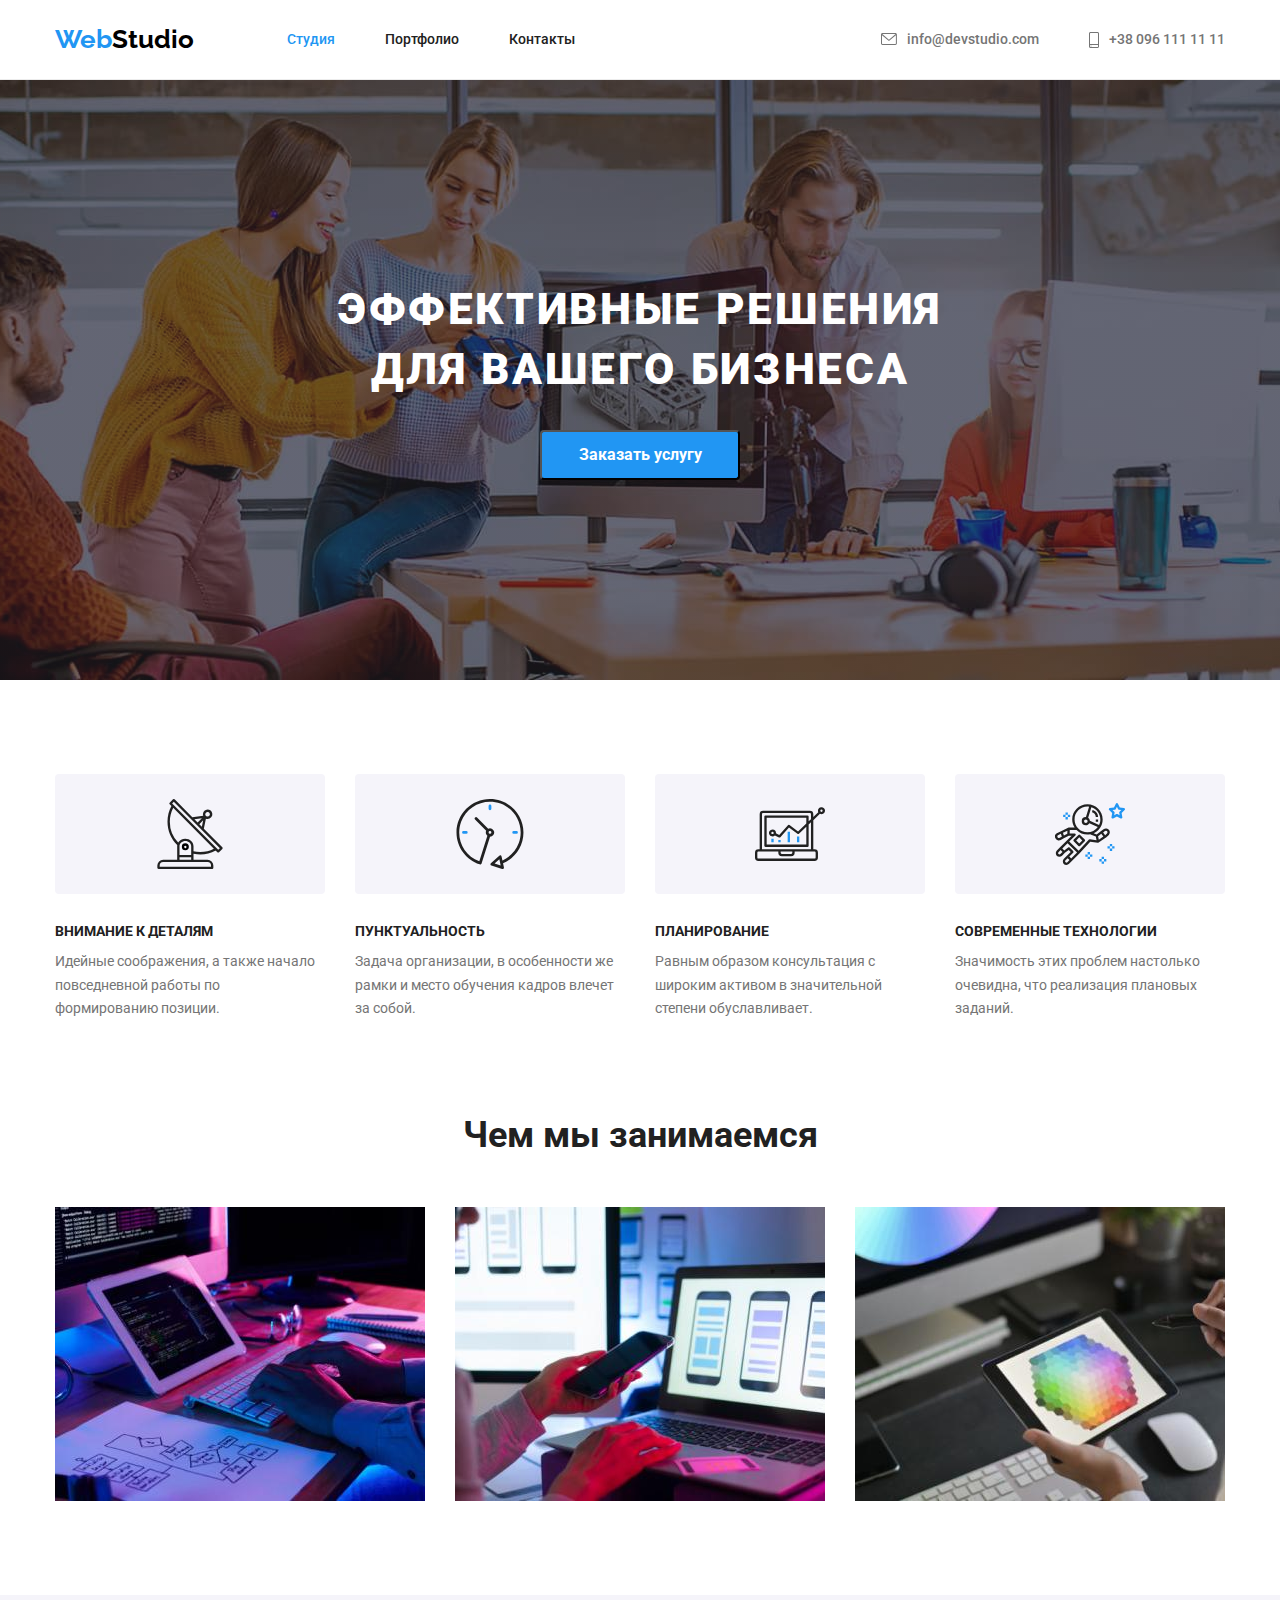
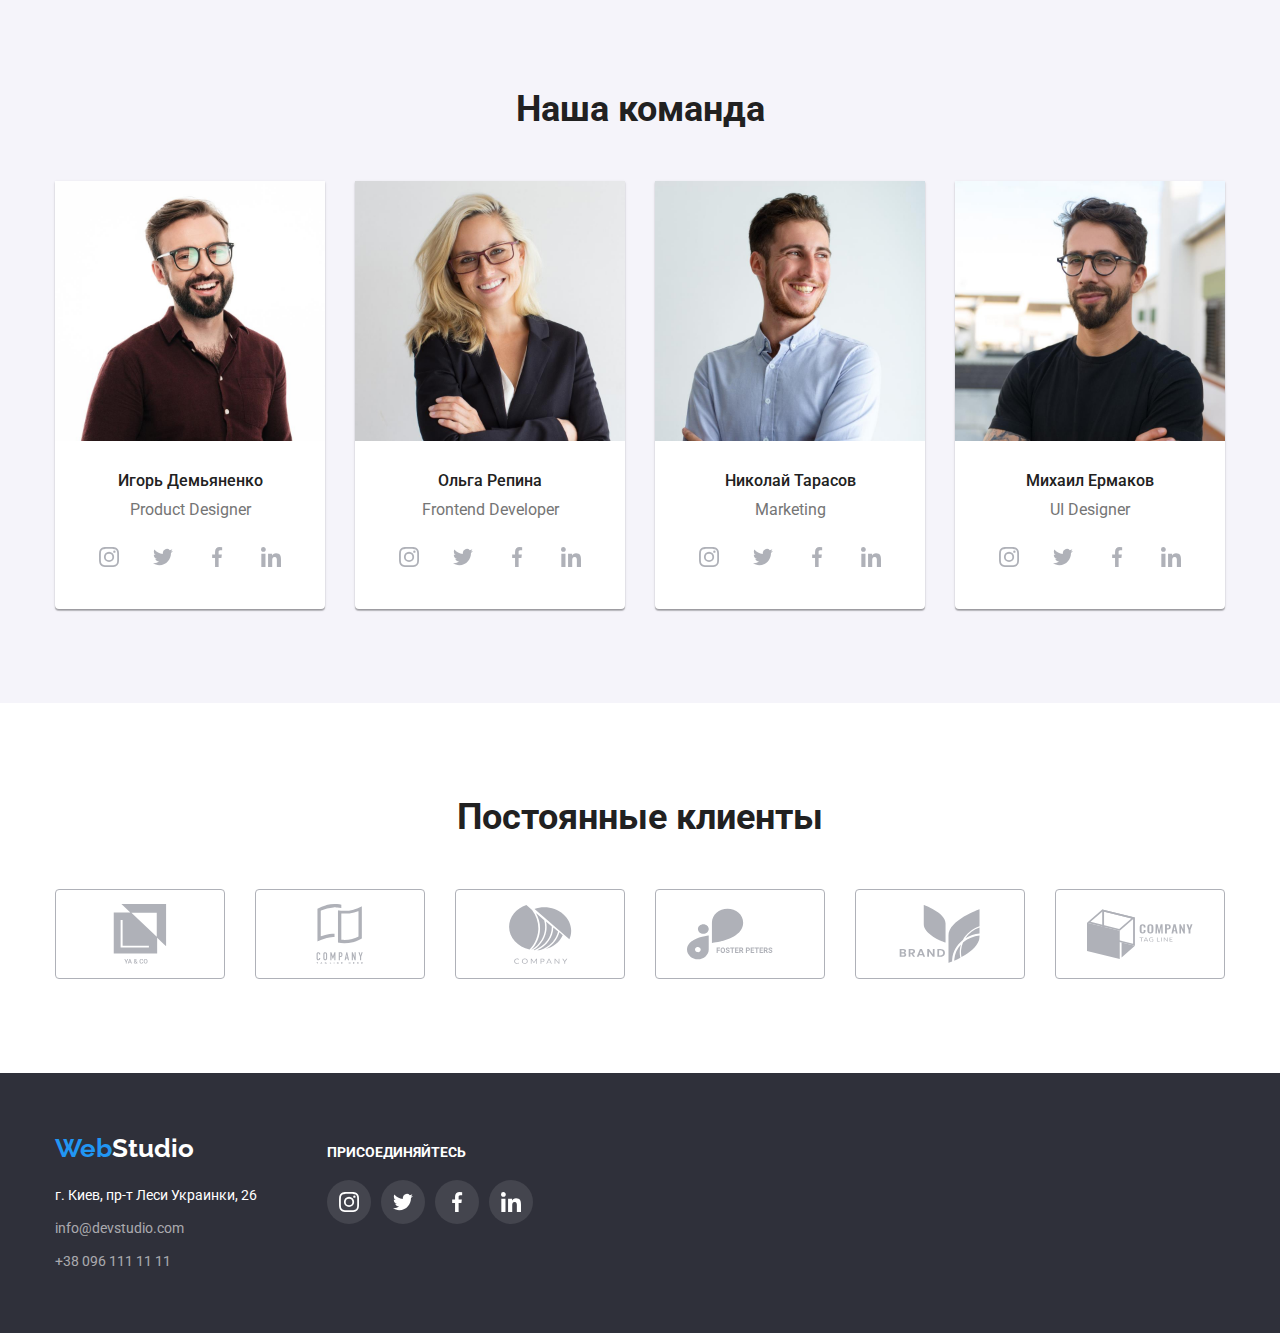
<file: index.html>
<!DOCTYPE html>
<html lang="ru">
     <head>
         <meta charset="UTF-8">
         <meta http-equiv="X-UA-Compatible" content="IE=edge">
         <meta name="viewport" content="width=device-width, initial-scale=1.0">
           <title>Студия</title>
    
         <link rel="preconnect" href="https://fonts.googleapis.com">
         <link rel="preconnect" href="https://fonts.gstatic.com" crossorigin>
         <link href="https://fonts.googleapis.com/css2?family=Raleway:wght@700&family=Roboto:wght@400;500;700;900&display=swap"
         rel="stylesheet">
    
         <link rel="stylesheet" href="https://cdnjs.cloudflare.com/ajax/libs/modern-normalize/1.1.0/modern-normalize.min.css"> 

         <link rel="stylesheet" href="./css/style.css">
     </head>       
  <body>
        <header class="page-header">
            <div class="container main-nav">
                <nav class="main-nav">
                     <a href="./index.html" class="logo link" > <span class="logo-part">Web</span>Studio</a>
                     <ul class="site-nav">
                         <li class="item"><a href="" class="link current">Студия</a></li>
                         <li class="item"><a class="link" href="./portfolio.html">Портфолио</a></li>
                         <li class="item"><a class="link" href="">Контакты</a></li>     
                     </ul>
                </nav>
                <ul class="contacts-nav">
                     <li class="item">
                        <a class="link" href="mailto:info@devstudio.com">
                           <svg class="envelope-icon" width="16" height="12">
                             <use href="./images/icons.svg#icon-envelope-hover"></use>
                           </svg>
                               info@devstudio.com</a>
                     </li>
                     <li class="item">
                         <a class="link" href="tel:+380961111111">
                            <svg class="smartphone-icon" width="10" height="16">
                                <use href="./images/icons.svg#icon-smartphone"></use>
                            </svg>                             
                              +38 096 111 11 11 </a>
                     </li>
                </ul>
            </div>
        </header>
        <main>
             <!--hero-->
             <section class="hero">
                <div class="container">
                     <h1 class="hero-title">Эффективные решения <br>
                        для вашего бизнеса</h1>
                     <button type="button" class="hero-button">Заказать услугу</button>    
                </div>
                 </section>
              <!--description of company-->
              <section class="section">
                 <div class="container">
                      <h2 class="visually-hidden">Наши преимущества</h2>
                      <ul class="description">
                            <li class="item">
                                <div class="description-icon">
                                  <svg class="antenna-icon" width="70" height="70" >
                                    <use href="./images/icons.svg#icon-antenna-1"></use>
                                  </svg>
                                </div>
                                <h3 class="description-headline">Внимание к деталям</h3>
                                <p class="description-text">Идейные соображения, а также начало повседневной работы по формированию позиции.</p>
                            </li>
                            <li class="item">
                                <div class="description-icon">
                                    <svg class="clock-icon" width="70" height="70">
                                        <use href="./images/icons.svg#icon-clock-1"></use>
                                    </svg>
                                </div>
                                <h3 class="description-headline">Пунктуальность</h3>
                                <p class="description-text">Задача организации, в особенности же рамки и место обучения кадров влечет за собой.</p>
                            </li>
                            <li class="item">
                                <div class="description-icon">
                                    <svg class="diagram-icon" width="70" height="70">
                                        <use href="./images/icons.svg#icon-diagram-1"></use>
                                    </svg>
                                </div>
                                <h3 class="description-headline">Планирование</h3>
                                <p class="description-text">Равным образом консультация с широким активом в значительной степени обуславливает.</p>
                            </li>
                            <li class="item">
                                <div class="description-icon">
                                    <svg class="astronaut-icon" width="70" height="70">
                                        <use href="./images/icons.svg#icon-astronaut-1"></use>
                                    </svg>
                                </div>
                                <h3 class="description-headline">Современные технологии</h3>
                                <p class="description-text">Значимость этих проблем настолько очевидна, что реализация плановых заданий.</p>
                            </li>
                     </ul>
                  </div>
             </section>
             <!--activity of company-->
             <section class="section activity">
                <div class="container">
                     <h2 class="section-title">Чем мы занимаемся</h2>
                  <ul class="activity">
                     <li class="item">
                         <img src="images/box1(1).jpg" alt="руки человека набирают текст на клавиатуре компютера" width="370">
                     </li>
                     <li class="item">
                          <img src="images/box2(1).jpg" alt="руки человека держать моб.телефон и набирает текст на ноутбуке" width="370">
                     </li>
                     <li class="item">
                         <img src="images/box3(1).jpg" alt="руки человека держит планшет с палитрой цветов" width="370">
                     </li>
                  </ul>
                </div>
             </section>
              <!--company team-->
             <section class="section team-section">
                <div class="container">
                   <h2 class="section-title">Наша команда</h2>
                  <ul class="team">
                     <li class="item">
                         <img src="images/img(1).jpg" alt="фото сотрудник компании" width="270">
                           <div class="employee"><h3 class="employee-name">Игорь Демьяненко</h3>
                              <p lang="en" class="employee-specialy">Product Designer</p>
                              <ul class="social-network">
                                     <li class="social-links">  
                                        <a class="social-link" href="">
                                            <svg class="team-icon" width="20" height="20">
                                                <use href="./images/icons.svg#icon-instagram-2"></use>
                                            </svg>
                                       </a>
                                    </li>
                                     <li class="social-links"> 
                                        <a class="social-link" href="">
                                            <svg class="team-icon" width="20" height="20">
                                                <use href="./images/icons.svg#icon-twitter-1"></use>
                                            </svg>
                                         </a>
                                    </li>
                                     <li class="social-links"> 
                                        <a class="social-link" href="">
                                            <svg class="team-icon" width="20" height="20">
                                                <use href="./images/icons.svg#icon-facebook-1"></use>
                                            </svg>
                                        </a>
                                    </li>
                                     <li class="social-links"> 
                                        <a class="social-link" href="">
                                            <svg class="team-icon" width="20" height="20">
                                                <use href="./images/icons.svg#icon-linkedin-1"></use>
                                            </svg>
                                        </a>
                                    </li>
                                </ul>
                            </div>
                     </li>
                     <li class="item">
                         <img src="images/img(2)(1).jpg" alt="фото сотрудник компании" width="270">
                        <div class="employee"><h3 class="employee-name">Ольга Репина</h3>
                          <p lang="en" class="employee-specialy">Frontend Developer</p>
                          <ul class="social-network">
                             <li class="social-links">  
                                <a class="social-link" href="">
                                    <svg class="team-icon" width="20" height="20">
                                        <use href="./images/icons.svg#icon-instagram-2"></use>
                                    </svg>
                               </a>
                            </li>
                             <li class="social-links"> 
                                <a class="social-link" href="">
                                    <svg class="team-icon" width="20" height="20">
                                        <use href="./images/icons.svg#icon-twitter-1"></use>
                                    </svg>
                                 </a>
                            </li>
                             <li class="social-links"> 
                                <a class="social-link" href="">
                                    <svg class="team-icon" width="20" height="20">
                                        <use href="./images/icons.svg#icon-facebook-1"></use>
                                    </svg>
                                </a>
                            </li>
                             <li class="social-links"> 
                                <a class="social-link" href="">
                                    <svg class="team-icon" width="20" height="20">
                                        <use href="./images/icons.svg#icon-linkedin-1"></use>
                                    </svg>
                                </a>
                            </li>
                        </ul>
                    </div>
                     </li>
                     <li class="item">
                         <img src="images/img(3)(1).jpg" alt="фото сотрудник компании" width="270">
                        <div class="employee"><h3 class="employee-name">Николай Тарасов</h3>
                          <p lang="en" class="employee-specialy">Marketing</p>
                          <ul class="social-network">
                             <li class="social-links">  
                                <a class="social-link" href="">
                                    <svg class="team-icon" width="20" height="20">
                                        <use href="./images/icons.svg#icon-instagram-2"></use>
                                    </svg>
                               </a>
                            </li>
                             <li class="social-links"> 
                                <a class="social-link" href="">
                                    <svg class="team-icon" width="20" height="20">
                                        <use href="./images/icons.svg#icon-twitter-1"></use>
                                    </svg>
                                 </a>
                            </li>
                             <li class="social-links"> 
                                <a class="social-link" href="">
                                    <svg class="team-icon" width="20" height="20">
                                        <use href="./images/icons.svg#icon-facebook-1"></use>
                                    </svg>
                                </a>
                            </li>
                             <li class="social-links"> 
                                <a class="social-link" href="">
                                    <svg class="team-icon" width="20" height="20">
                                        <use href="./images/icons.svg#icon-linkedin-1"></use>
                                    </svg>
                                </a>
                            </li>
                        </ul>
                    </div>
                     </li>
                     <li class="item">
                         <img src="images/img(4)(1).jpg" alt="фото сотрудник компании" width="270">
                        <div class="employee"><h3 class="employee-name">Михаил Ермаков</h3>
                          <p lang="en" class="employee-specialy">UI Designer</p>
                          <ul class="social-network">
                             <li class="social-links">  
                                <a class="social-link" href="">
                                    <svg class="team-icon" width="20" height="20">
                                        <use href="./images/icons.svg#icon-instagram-2"></use>
                                    </svg>
                               </a>
                            </li>
                             <li class="social-links"> 
                                <a class="social-link" href="">
                                    <svg class="team-icon" width="20" height="20">
                                        <use href="./images/icons.svg#icon-twitter-1"></use>
                                    </svg>
                                 </a>
                            </li>
                             <li class="social-links"> 
                                <a class="social-link" href="">
                                    <svg class="team-icon" width="20" height="20">
                                        <use href="./images/icons.svg#icon-facebook-1"></use>
                                    </svg>
                                </a>
                            </li>
                             <li class="social-links"> 
                                <a class="social-link" href="">
                                    <svg class="team-icon" width="20" height="20">
                                        <use href="./images/icons.svg#icon-linkedin-1"></use>
                                    </svg>
                                </a>
                            </li>
                        </ul>
                    </div>
                     </li>
                  </ul>
                </div>
             </section>
             <!-- clients companys  -->
             <section class="section">
                 <div class="container ">
                    <h2 class="section-title">Постоянные клиенты</h2>
                     <ul class="clients-list">
                        <li class="clients">
                           <a class="clients-link" href="">
                              <svg class="clients-icon" width="106" height="60">                             <use href="./images/icons.svg#icon-group-1"></use>
                             </svg>
                           </a>
                        </li>
                        <li class="clients">
                            <a class="clients-link" href="">
                                <svg class="clients-icon" width="106" height="60">                             <use href="./images/icons.svg#icon-group-2"></use>
                              </svg>
                           </a>
                         </li>
                         <li class="clients">
                            <a class="clients-link" href="">
                                <svg class="clients-icon" width="106" height="60">
                                  <use href="./images/icons.svg#icon-group-3"></use>
                              </svg>
                           </a>
                         </li>
                         <li class="clients">
                            <a class="clients-link" href="">
                                <svg class="clients-icon" width="106" height="60">
                                  <use href="./images/icons.svg#icon-group-4"></use>
                              </svg>
                           </a>
                         </li>
                         <li class="clients">
                            <a class="clients-link" href="">
                                <svg class="clients-icon" width="106" height="60">
                                  <use href="./images/icons.svg#icon-group-5"></use>
                              </svg>
                           </a>
                         </li>
                         <li class="clients">
                            <a class="clients-link" href="">
                                <svg class="clients-icon" width="106" height="60">
                                  <use href="./images/icons.svg#icon-group-6"></use>
                              </svg>
                           </a>
                         </li>
                     </ul>
                 </div>
             </section>
         </main>
         <footer class="page-footer">
            <div class="container footer-content">
                <div>
                    <a href="/" class="logo-footer link"><span class="logo-part">Web</span>Studio</a>
                    <address class="contacts">
                        <ul>
                             <li class="footer-contact"><a class="contacts link" href="//goo.gl/maps/hx1Tc8aeCBWHLHau5">г. Киев, пр-т Леси Украинки, 26</a></li>
                             <li class="footer-contact"><a class="contacts-address link" href="mailto:info@devstudio.com">info@devstudio.com</a></li>
                             <li class="footer-contact"><a class="contacts-address link" href="tel:+380961111111">+38 096 111 11 11</a></li>
                        </ul>
                    </address>
                </div>
                <div class="footer-links">
                     <p class="call-to-action">присоединяйтесь</p>
                  <ul class="social-network-footer">
                    <li class="social-links">
                     <a class="footer-social-link" href="">
                         <svg class="team-icon" width="20" height="20">
                             <use href="./images/icons.svg#icon-instagram-2"></use>
                         </svg>
                     </a>
                    </li>
                    <li class="social-links">
                     <a class="footer-social-link" href="">
                         <svg class="team-icon" width="20" height="20">
                             <use href="./images/icons.svg#icon-twitter-1"></use>
                         </svg>
                     </a>
                    </li>
                    <li class="social-links">
                     <a class="footer-social-link" href="">
                         <svg class="team-icon" width="20" height="20">
                             <use href="./images/icons.svg#icon-facebook-1"></use>
                         </svg>
                     </a>
                    </li>
                    <li class="social-links">
                     <a class="footer-social-link" href="">
                         <svg class="team-icon" width="20" height="20">
                             <use href="./images/icons.svg#icon-linkedin-1"></use>
                         </svg>
                     </a>
                    </li>
                 </ul>
                </div>
            </div>
         </footer>
    </body>
</html>
</file>
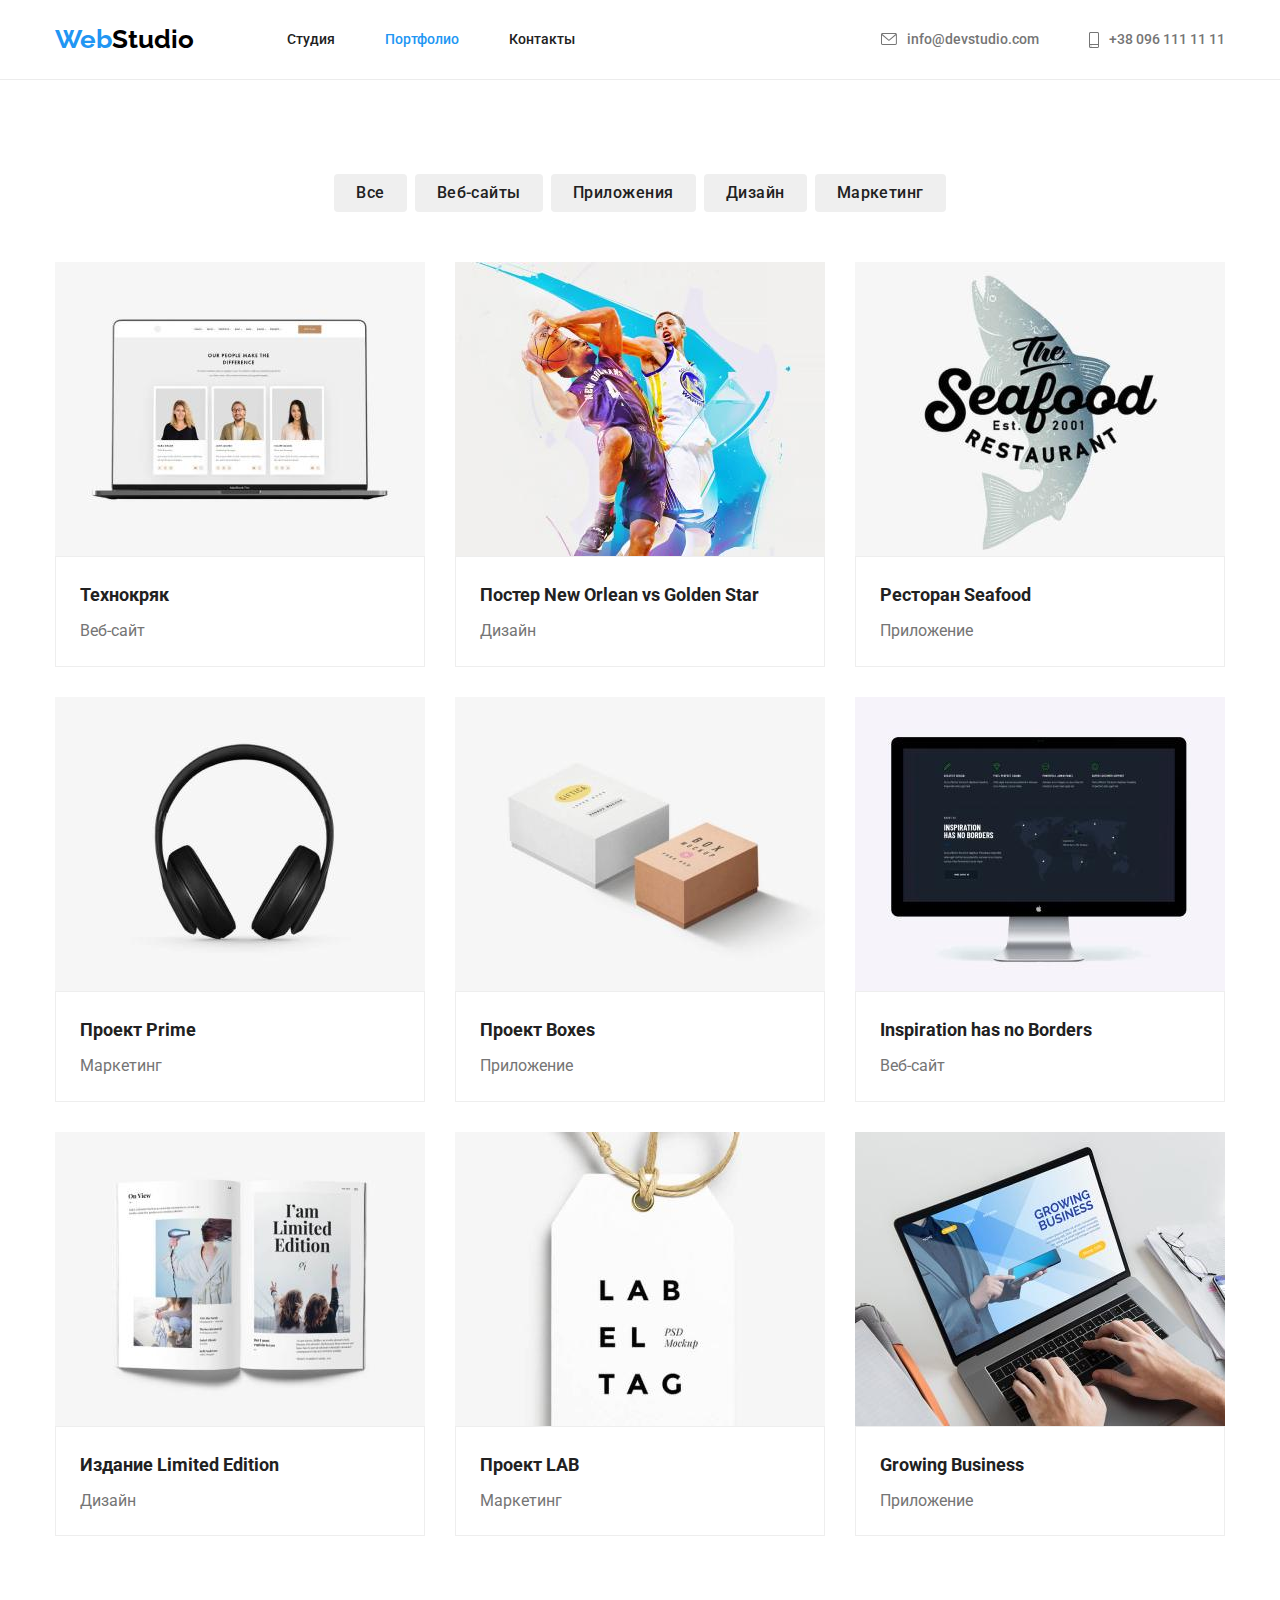
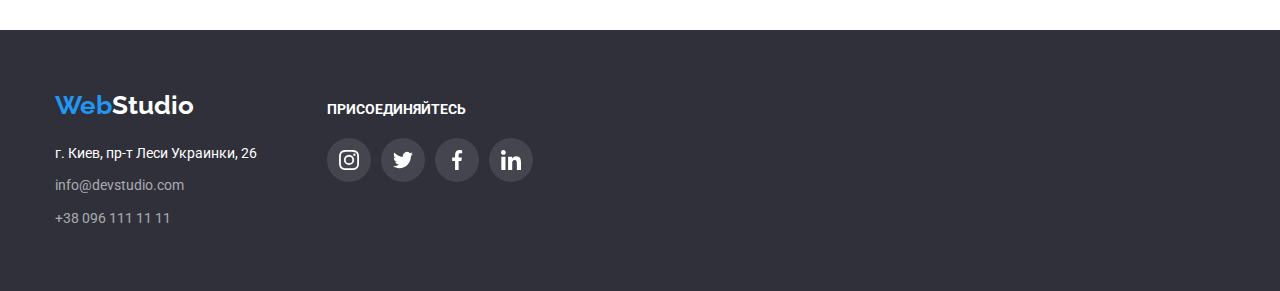
<file: portfolio.html>
<!DOCTYPE html>
<html lang="en">
    <head>
         <meta charset="UTF-8">
         <meta http-equiv="X-UA-Compatible" content="IE=edge">
         <meta name="viewport" content="width=device-width, initial-scale=1.0">
      <title>Портфолио</title>
    
         <link rel="preconnect" href="https://fonts.googleapis.com">
         <link rel="preconnect" href="https://fonts.gstatic.com" crossorigin>
         <link href="https://fonts.googleapis.com/css2?family=Raleway:wght@700&family=Roboto:wght@400;500;700;900&display=swap"
        rel="stylesheet">

         <link rel="stylesheet" href="https://cdnjs.cloudflare.com/ajax/libs/modern-normalize/1.1.0/modern-normalize.min.css"> 

        <link rel="stylesheet" href="./css/style.css">
    </head>
    <body>
      <header class="page-header">
         <div class="container main-nav">
             <nav class="main-nav">
                  <a href="./index.html" class="logo link" > <span class="logo-part">Web</span>Studio</a>
                  <ul class="site-nav">
                      <li class="item"><a class="link" href="./index.html">Студия</a></li>
                      <li class="item"><a href="" class="link current">Портфолио</a></li>
                      <li class="item"><a class="link" href="">Контакты</a></li>     
                  </ul>
             </nav>
             <ul class="contacts-nav">
                  <li class="item">
                     <a class="link" href="mailto:info@devstudio.com">
                        <svg class="envelope-icon" width="16" height="12">
                          <use href="./images/icons.svg#icon-envelope-hover"></use>
                        </svg>
                            info@devstudio.com</a>
                  </li>
                  <li class="item">
                      <a class="link" href="tel:+380961111111">
                         <svg class="smartphone-icon" width="10" height="16">
                             <use href="./images/icons.svg#icon-smartphone"></use>
                         </svg>                             
                           +38 096 111 11 11 </a>
                  </li>
             </ul>
         </div>
     </header>
         <main>
            <!--filters-->
            <section class="section">
            <div class="container">
               <h1 class="visually-hidden">Портфолио</h1>
              <ul class="portfolio-filters">
                 <li class="item"><button class="portfolio-filter" type="button">Все</button></li>
                 <li class="item"><button class="portfolio-filter" type="button">Веб-сайты</button></li>
                 <li class="item"><button class="portfolio-filter" type="button">Приложения</button></li>
                 <li class="item"><button class="portfolio-filter" type="button">Дизайн</button></li>
                 <li class="item"><button class="portfolio-filter" type="button">Маркетинг</button></li>               
              </ul>
               <!-- portfolio -->
              <ul class="portfolio">
                 <li class="element">
                     <a class="element-link link" href="">
                          <img src="images/portfolio1.jpg" alt="портфолио трех сотрудников компании" width="370">
                         <div class="port item">
                             <h2 class="portfolio-title">Технокряк</h2>
                             <p class="portfolio-discription">Веб-сайт</p>
                         </div>
                     </a>
                 </li>
                 <li class="element">
                    <a class="element-link link" href="">
                     <img src="images/portfolio2.jpg" alt="два игрок в бейсол с мячем" width="370">
                    <div class="port item">
                     <h2 class="portfolio-title">Постер New Orlean vs Golden Star</h2>
                     <p class="portfolio-discription">Дизайн</p>
                    </div>
                </a>
                 </li>
                 <li class="element">
                     <a class="element-link link" href="">
                     <img src="images/portfolio3.jpg" alt="лого с рыбой" width="370">
                    <div class="port item">
                     <h2 class="portfolio-title">Ресторан Seafood</h2>
                     <p class="portfolio-discription">Приложение</p>
                    </div>
                   </a>
                 </li>
                 <li class="element">
                    <a class="element-link link" href="">
                     <img src="images/portfolio4.jpg" alt="беспроводные наушники с дугой" width="370">
                    <div class="port item">
                     <h2 class="portfolio-title">Проект Prime</h2>
                     <p class="portfolio-discription">Маркетинг</p>
                    </div>
                </a>
                 </li>
                 <li class="element">
                    <a class="element-link link" href="">
                     <img src="images/portfolio5.jpg" alt="две картонные коробки" width="370">
                    <div class="port item">
                     <h2 class="portfolio-title">Проект Boxes</h2>
                     <p class="portfolio-discription">Приложение</p>
                    </div>
                </a>
                 </li>
                 <li class="element">
                    <a class="element-link link" href="">
                     <img src="images/portfolio6.jpg" alt="монитор с текстом и картой мира" width="370">
                    <div class="port item">
                     <h2 class="portfolio-title">Inspiration has no Borders</h2>
                     <p class="portfolio-discription">Веб-сайт</p>
                    </div>
                </a>
                 </li>
                 <li class="element">
                    <a class="element-link link" href="">
                     <img src="images/portfolio7.jpg" alt="разворот журнала с фото" width="370">
                    <div class="port item">
                     <h2 class="portfolio-title">Издание Limited Edition</h2>
                     <p class="portfolio-discription">Дизайн</p>
                    </div>
                </a>
                    </li>
                 <li class="element">
                    <a class="element-link link" href="">
                     <img src="images/portfolio8.jpg" alt="лейба а лого" width="370">
                    <div class="port item">
                     <h2 class="portfolio-title">Проект LAB</h2>
                     <p class="portfolio-discription">Маркетинг</p>
                    </div>
                </a>
                   </li>
                 <li class="element">
                    <a class="element-link link" href="">
                     <img src="images/portfolio9.jpg" alt="руки печатающие на ноутбуке" width="370">
                    <div class="port item">
                     <h2 class="portfolio-title">Growing Business</h2>
                     <p class="portfolio-discription">Приложение</p>
                    </div>
                </a>
                 </li>
              </ul>
             </div>
            </section> 
         </main> 
         <footer class="page-footer">
            <div class="container footer-content">
                <div>
                    <a href="/" class="logo-footer link"><span class="logo-part">Web</span>Studio</a>
                    <address class="contacts">
                        <ul>
                             <li class="footer-contact"><a class="contacts link" href="//goo.gl/maps/hx1Tc8aeCBWHLHau5">г. Киев, пр-т Леси Украинки, 26</a></li>
                             <li class="footer-contact"><a class="contacts-address link" href="mailto:info@devstudio.com">info@devstudio.com</a></li>
                             <li class="footer-contact"><a class="contacts-address link" href="tel:+380961111111">+38 096 111 11 11</a></li>
                        </ul>
                    </address>
                </div>
                <div class="footer-links">
                     <p class="call-to-action">присоединяйтесь</p>
                  <ul class="social-network-footer">
                    <li class="social-links">
                     <a class="footer-social-link" href="">
                         <svg class="team-icon" width="20" height="20">
                             <use href="./images/icons.svg#icon-instagram-2"></use>
                         </svg>
                     </a>
                    </li>
                    <li class="social-links">
                     <a class="footer-social-link" href="">
                         <svg class="team-icon" width="20" height="20">
                             <use href="./images/icons.svg#icon-twitter-1"></use>
                         </svg>
                     </a>
                    </li>
                    <li class="social-links">
                     <a class="footer-social-link" href="">
                         <svg class="team-icon" width="20" height="20">
                             <use href="./images/icons.svg#icon-facebook-1"></use>
                         </svg>
                     </a>
                    </li>
                    <li class="social-links">
                     <a class="footer-social-link" href="">
                         <svg class="team-icon" width="20" height="20">
                             <use href="./images/icons.svg#icon-linkedin-1"></use>
                         </svg>
                     </a>
                    </li>
                 </ul>
                </div>
            </div>
         </footer>
    </body> 
</html>
</file>
<file: css/style.css>
:root {
--secondary-background-color: #F5F4FA;
--main-text-color: #757575;
--secondary-text-color: #FFFFFF;
--title-color: #212121;
--accent-color: #2196F3;
--icon-color: #AFB1B8; }

body {

    background-color: #FFFFFF;
    font-family:Roboto, sans-serif;
   }

.container {
    width: 1200px;
    padding-left: 15px;
    padding-right: 15px;
    margin-left: auto;
    margin-right: auto;

}


   /* utility */
.link {
    text-decoration: none;
}
ul {
    list-style: none;
    padding: 0;
    margin: 0;
}

h1, h2, h3, p {
    margin: 0;
}

img {
    display: block;
    max-width: 100%;
    height: auto;
}

/* header */
.page-header {
    border-bottom: 1px solid #ECECEC;
}
.main-nav {
    display: flex;
    align-items: center;
          
    font-weight: 500;
    font-size: 14px;
    line-height: 1.1;
}
 
.logo {
    color: #000000;
    font-family: Raleway;
    font-weight: 700;
    font-size: 26px;
    line-height: 1.2;
}

.logo-part {
    color: var(--accent-color);
} 

/* navigation */
.site-nav {
    display: flex;
    margin-left: 93px;
}

.site-nav .item + .item {
    margin-left: 50px;
}

.site-nav .link{
    display: block;
    padding-top: 32px;
    padding-bottom: 32px;

    color: var(--title-color);
}

.site-nav .link:hover,
.site-nav .link:focus,
.contacts-nav .link:hover,
.contacts-nav .link:focus {
    color: var(--accent-color);
}

.link.current {
color: var(--accent-color);
    }

    /* contacts nav */
.contacts-nav {
    display: flex;
    margin-left: auto;

    color: var(--main-text-color);
}

.contacts-nav .item + .item {
    margin-left: 50px;
}

.contacts-nav .link {
     display: flex;
     align-items: center;

     color: var(--main-text-color);
}

.envelope-icon,
.smartphone-icon{
    margin-right: 10px;
    fill: currentColor;
}


/* main */

/* hero */

.hero {
    padding-top: 200px;
    padding-bottom: 200px;

    background-color: #2F303A;
    text-align: center;

/* background hero Overlay */
    max-width: 1600px;
    height: 600px;
    margin-left: auto;
    margin-right: auto;
    background-image: linear-gradient(
         to right,
        rgba(47, 48, 58, 0.4),
        rgba(47, 48, 58, 0.4)
    ),
     url("../images/Hero_bg_img.jpg");
    background-repeat: no-repeat;
    background-position: center;
    background-size: cover;
}

.hero-button { 
    border-radius: 4px;
    padding: 10px 32px;
    min-width: 200px;
    height: 50px;
   
    background-color: var(--accent-color);
    color: var(--secondary-text-color);
    font-family: inherit;
    font-weight: 700;
    font-size: 16px;
    text-align: center;
}

.hero-title { 
    margin-top: 0px;
    margin-bottom: 30px;

    color: var(--secondary-text-color);
    font-weight: 900;
    font-size: 44px;
    line-height: 1.36;
    letter-spacing: 0.06em;
    text-transform: uppercase;
}

/* section */
.section {
    padding-top: 94px;
    padding-bottom: 94px;
  }

 .section-title {
    margin-top: 0;
    margin-bottom: 50px;

    color: var(--title-color);

    font-weight: 700;
    font-size: 36px;
    line-height: 1.16;
    text-align: center;
 }

 .section .activity {
     padding-top: 0;
 }

 
  /* description of company */
.visually-hidden {
    position: absolute;
    width: 1px;
    height: 1px;
    margin: -1px;
    border: 0;
    padding: 0;
    white-space: nowrap;
    clip-path: inset(100%);
    clip: rect(0 0 0 0);
    overflow: hidden;
}

 .description {
    display: flex;
 }

 .description .item {
    width: 270px;
 }

.description .item + .item {
    margin-left: 30px;
}

.description-headline {
    margin-bottom: 10px;
    
    color: var(--title-color);
    font-weight: 700;
    font-size: 14px;
    line-height: 1.1;
    text-transform: uppercase;
}

.description-text {
    color: var(--main-text-color);

    font-size: 14px;
    line-height: 1.7;
}

.description-icon {
    display:flex;
    align-items: center;
    justify-content: center;
    height: 120px;
    margin-bottom: 30px;

    background-color: var(--secondary-background-color);
    border-radius: 4px;
}

/* activity of company */
.activity {
    padding-top: 0;
}
.section .activity {
    display: flex;
}

.activity .item + .item {
     margin-left: 30px;
 }
 
/* company team */
.team-section {
    background-color: var(--secondary-background-color);
 }

.team {
    display: flex;
}
.team .item {
        width: 270px;
        border-radius: 0px 0px 4px 4px;

        background: #FFFFFF;
        box-shadow: 0px 1px 3px 
        rgba(0, 0, 0, 0.12),
        0px 1px 1px rgba(0, 0, 0, 0.14),
        0px 2px 1px rgba(0, 0, 0, 0.2);
 }

.team .item +.item {
    margin-left: 30px;
}
/* employee's information */
.employee {
    text-align: center;
    padding-top: 30px;
    padding-bottom: 30px;
 }
.employee-name {
    margin-bottom: 10px;
     
    color: var(--title-color);
    font-weight: 500;
    font-size: 16px;
    line-height: 1.2;
}
.employee-specialy {
    margin-top:0;
  
    color: var(--main-text-color);
    font-size: 16px;
    line-height: 1.2;
}

/* social link */
.social-network {
    display: flex;
    align-items: center;
    justify-content: center;
    margin-top: 16px;
}
.social-link {
    display:flex;
    align-items: center;
    justify-content: center;
    width: 44px;
    height: 44px; 
    padding: 0;
    border-radius: 50%;

    color: var(--icon-color);
}
.social-links:not(:last-child) {
    margin-right: 10px;
}

.social-link:hover,
.social-link:focus  {
    color: var(--secondary-text-color);
    background-color: var(--accent-color);
}

.team-icon {
    align-items: center;
    fill: currentColor;
}


/*clients companys */
.clients-list{
    display: flex;
    align-items: center;
    justify-content: center;
}

.clients {
    width: 170px;
    height: 90px;
}

.clients:not(:last-child) {
    margin-right: 30px;
}

.clients-link {
    display: flex;
    align-items: center;
    justify-content: space-around;
    width: 100%;
    height: 100%;
    padding: 0;
    margin: 0;
    border: 1px solid var(--icon-color);
    border-radius: 4px;
   
    color: var(--icon-color);
}

.clients-link:hover,
.clients-link:focus {
    color: var(--accent-color);
    border: 1px solid var(--accent-color);
}

.clients-icon {
    align-items: center;
    fill: currentColor;
}


 /* footer */
 .footer-content {
     display: flex;
     align-items: baseline;
 }

 .page-footer {
    padding-top: 60px;
    padding-bottom: 60px;
    
    background-color: #2F303A;  
    color: var(--secondary-text-color);
}
  
 .logo-footer {
    font-family: Raleway;
    font-weight: 700;
    font-size: 26px;
    line-height: 1.2;
    
    color: var(--secondary-text-color);
 }

.logo-part {
    color: var(--accent-color);
}

.contacts {
    margin-top: 20px;
   
    color: var(--secondary-text-color);
    font-style: normal;
    font-size: 14px;
    line-height: 1.7;
}

 .contacts:hover,
 .contacts:focus {
    color: var(--accent-color);
}

.contacts-address {
    color: rgba(255, 255, 255, 0.6);
}

.contacts-address:hover,
.contacts-address:focus {
    color: var(--accent-color);
}

.footer-contact:not(:last-child) {
    margin-bottom: 9px;
}

/* footer-links */
.call-to-action {
    margin-bottom: 20px;
    font-weight: 700;
    font-size: 14px;
    line-height: 1.1;
    text-transform: uppercase;
}

.footer-links {
    display: block ;
    align-items: center;
   
    padding: 0;
    margin-left: 70px;
}

.social-network-footer {
    display: flex;
}   

.footer-social-link {
    display: flex;
    align-items: center;
    justify-content: center;
    width: 44px;
    height: 44px; 
    margin: 0;
    padding: 0;
    border-radius: 50%;
    color: var(--secondary-text-color);
    background-color: #44454E;
}

.footer-social-link:hover,
.footer-social-link:focus  {
    background-color: var(--accent-color);
}

.team-icon {
    align-items: center;
    fill: currentColor;
}


/* Portfolio.html page */

/* filters */

.portfolio-filter {
    border-radius: 4px;
    border: transparent;
    padding: 6px 22px;

    color: var(--title-color);
    font-family: inherit;
    font-weight: 500;
    font-size: 16px;
    line-height: 1.6;
    text-align: center;
    letter-spacing: 0.03em;
    cursor: pointer;
}
.portfolio-filter:hover,
.portfolio-filter:focus {
    background-color: var(--accent-color);
    color: var(--secondary-text-color);
    box-shadow: 0px 3px 1px rgba(0, 0, 0, 0.1), 
    0px 1px 2px rgba(0, 0, 0, 0.08), 
    0px 2px 2px rgba(0, 0, 0, 0.12);
}

.portfolio-filters {
    display:flex;
    justify-content: center;
    margin-bottom: 50px;
}

.portfolio-filters .item + .item {
    margin-left: 8px;
}

/* portfolio */
.portfolio {
    display:flex;
    flex-wrap: wrap;
}

.port.item {
    border: 1px solid #EEEEEE;
}

.element {
    width: 370px;
    margin-right: 30px;
    margin-bottom: 30px;
}

.element:nth-child(3n) {
    margin-right: 0;
 }

.element:nth-last-child(-n + 3) {
    margin-bottom: 0;
}


.element-link {
    display: block;
}
.element-link:hover,
.element-link:focus {
    box-shadow: 0px 1px 1px rgba(0, 0, 0, 0.12),
    0px 4px 4px rgba(0, 0, 0, 0.06), 
    1px 4px 6px rgba(0, 0, 0, 0.16);
} 

.portfolio .item{
    padding: 20px 24px;
}
.portfolio-title {
    margin-bottom: 4px;

    color: var(--title-color);
    font-weight: 700;
    font-size: 18px;
    line-height: 2;
}
.portfolio-discription {
    margin-top: 0; 
    
    color: var(--main-text-color);
    font-size: 16px;
    line-height: 1.8;
}
</file>
